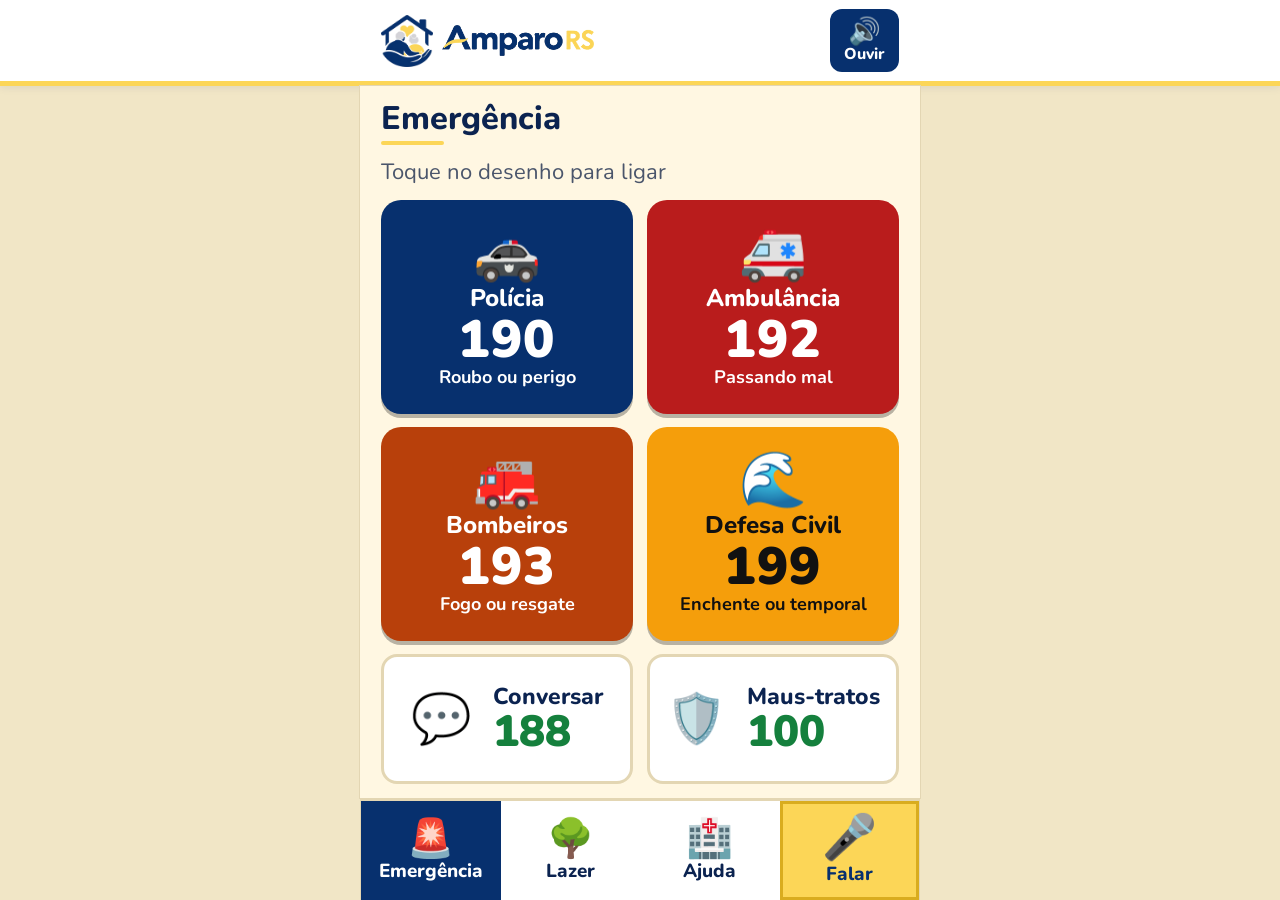
<file: index.html>
<!doctype html>
<html lang="pt-BR">
<head>
  <meta charset="utf-8">
  <meta name="viewport" content="width=device-width, initial-scale=1">
  <meta name="theme-color" content="#ffffff">
  <meta name="description" content="Amparo RS: telefones de emergência, lazer e lugares de ajuda para idosos.">
  <title>Amparo RS</title>
  <link rel="manifest" href="manifest.webmanifest">
  <link rel="icon" href="icons/icon-192.png" type="image/png">
  <link rel="apple-touch-icon" href="icons/icon-192.png">
  <link rel="preload" href="fonts/nunito.woff2" as="font" type="font/woff2" crossorigin>
  <link rel="stylesheet" href="style.css">
</head>
<body>
  <header class="topo">
    <h1 class="marca">
      <img class="marca-simbolo" src="img/simbolo.png" alt="" width="102" height="102">
      <img class="marca-nome" src="img/nome.png" alt="Amparo RS" width="569" height="120">
    </h1>
    <div class="topo-acoes">
      <button id="btn-ouvir" class="btn-topo" type="button" aria-label="Ouvir o que está nesta tela">
        <span class="btn-topo-icone" aria-hidden="true">🔊</span><span>Ouvir</span>
      </button>
    </div>
  </header>

  <main>
    <section id="tela-emergencia" class="tela" aria-labelledby="titulo-emergencia">
      <h2 id="titulo-emergencia">Emergência</h2>
      <p class="dica">Toque no desenho para ligar</p>
      <div id="lista-emergencia" class="grade-emergencia"></div>
      <div id="lista-uteis" class="lista-uteis" aria-label="Outros telefones"></div>
    </section>

    <section id="tela-lazer" class="tela" aria-labelledby="titulo-lazer" hidden>
      <h2 id="titulo-lazer">Lazer e atividades</h2>
      <p class="dica">Toque numa opção e o mapa abre com os lugares perto de você</p>
      <div class="categorias" data-grupo="lazer"></div>
    </section>

    <section id="tela-ajuda" class="tela" aria-labelledby="titulo-ajuda" hidden>
      <h2 id="titulo-ajuda">Lugares de ajuda</h2>
      <p class="dica">Toque no que você precisa e o mapa abre perto de você</p>
      <div class="categorias" data-grupo="ajuda"></div>
    </section>
  </main>

  <div id="aviso-mapa" class="aviso-mapa" role="status" hidden></div>
  <div id="puxar" class="puxar" aria-hidden="true" hidden></div>

  <nav class="menu" aria-label="Telas do aplicativo">
    <button type="button" data-tela="emergencia" aria-current="page">
      <span class="menu-icone" aria-hidden="true">🚨</span><span>Emergência</span>
    </button>
    <button type="button" data-tela="lazer">
      <span class="menu-icone" aria-hidden="true">🌳</span><span>Lazer</span>
    </button>
    <button type="button" data-tela="ajuda">
      <span class="menu-icone" aria-hidden="true">🏥</span><span>Ajuda</span>
    </button>
    <button type="button" id="btn-mic" class="menu-falar" aria-label="Falar ou escrever o que você precisa">
      <span class="menu-icone" aria-hidden="true">🎤</span><span>Falar</span>
    </button>
  </nav>

  <div id="assistente" class="assistente" hidden>
    <div class="assistente-caixa" role="dialog" aria-modal="true" aria-labelledby="titulo-assistente">
      <div class="assistente-topo">
        <h2 id="titulo-assistente">Do que você precisa?</h2>
        <button id="assist-fechar" class="btn-fechar" type="button" aria-label="Fechar">✕</button>
      </div>
      <div id="conversa" class="conversa" aria-live="polite"></div>
      <div id="assist-acao" class="assist-acao"></div>
      <button id="assist-falar" class="btn-falar" type="button">
        <span aria-hidden="true">🎤</span> <span class="btn-falar-texto">Toque e fale</span>
      </button>
      <form id="assist-form" class="assist-form">
        <label for="assist-texto" class="oculto">Escreva o que você precisa</label>
        <input id="assist-texto" type="text" placeholder="Ou escreva aqui..." autocomplete="off" enterkeyhint="send">
        <button type="submit">Enviar</button>
      </form>
    </div>
  </div>

  <script src="app.js"></script>
</body>
</html>
</file>
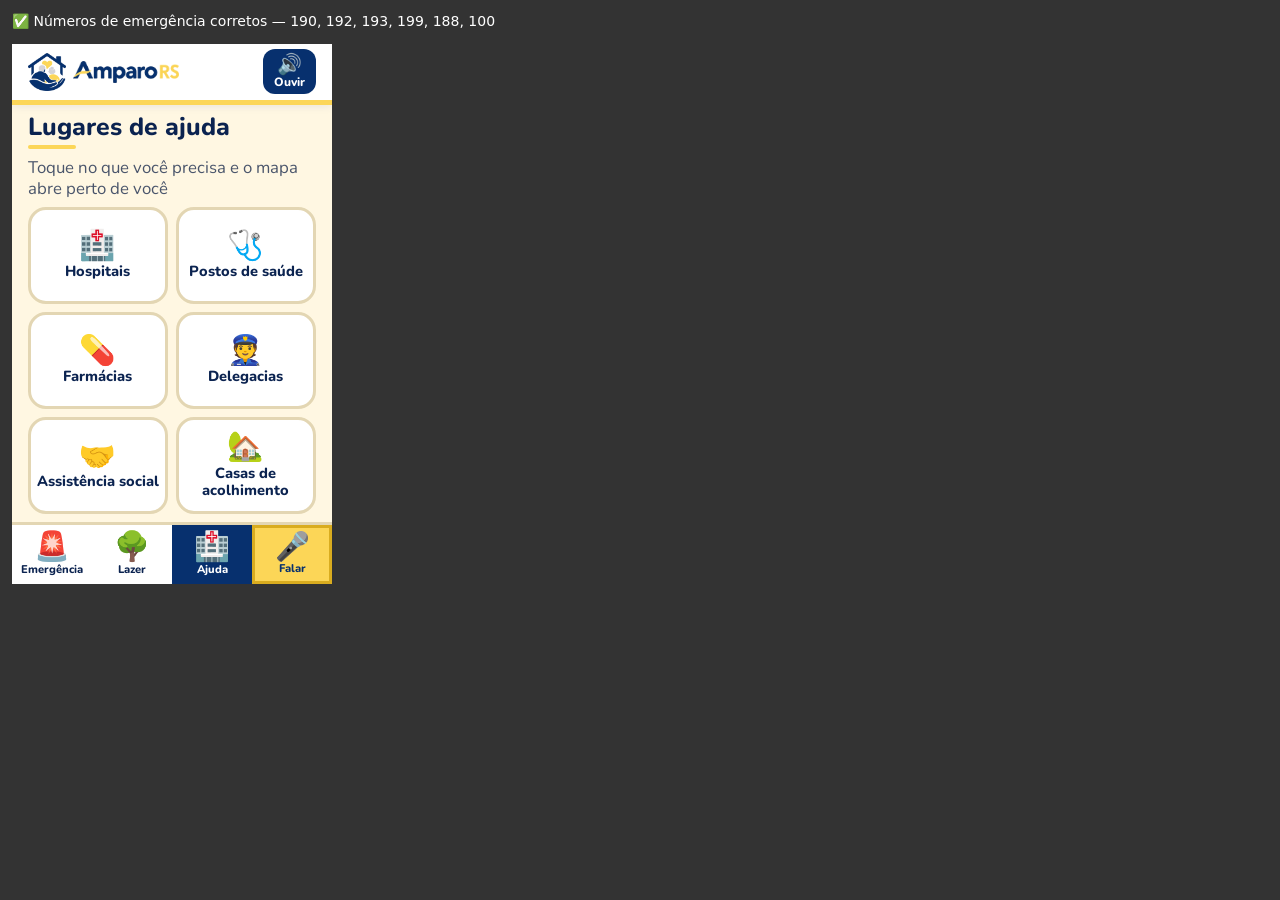
<file: testes/testes.html>
<!doctype html>
<html lang="pt-BR">
<head>
<meta charset="utf-8">
<title>Testes do Amparo RS</title>
<style>
  body { margin: 0; padding: 12px; background: #333; color: #fff; font: 14px/1.4 system-ui, sans-serif; }
  #placar { white-space: pre-wrap; margin-bottom: 12px; }
  #palco { display: flex; flex-wrap: wrap; gap: 10px; align-items: flex-start; }
  iframe { border: 0; background: #fff; }
</style>
</head>
<body>
<div id="placar">Rodando os testes…</div>
<div id="palco"></div>
<script>
/*
  Testes automáticos do Amparo RS.
  Abre o app dentro de "celulares de mentira" (molduras do tamanho de telas reais)
  e confere se tudo continua funcionando. Pode ser aberto direto no navegador ou
  pelo testes/rodar_testes.py. No fim, o título da página vira "RESULTADO {...}".
*/
const APP = '../index.html';
const esperar = (ms) => new Promise((r) => setTimeout(r, ms));
const resultados = [];

function registrar(nome, ok, detalhe = '') {
  resultados.push({ nome, ok, detalhe });
  document.getElementById('placar').textContent = resultados
    .map((r) => `${r.ok ? '✅' : '❌'} ${r.nome}${r.detalhe ? ' — ' + r.detalhe : ''}`).join('\n');
}

// Abre o app numa moldura do tamanho de um celular. A voz é trocada por uma
// versão silenciosa que só anota as frases (j.__falas) e nunca termina sozinha.
function abrirApp(largura, altura) {
  return new Promise((pronto, falhou) => {
    const f = document.createElement('iframe');
    f.style.width = `${largura}px`;
    f.style.height = `${altura}px`;
    f.src = APP;
    const relogio = setTimeout(() => falhou(new Error('o app não abriu')), 15000);
    f.onload = () => {
      f.onload = null;
      clearTimeout(relogio);
      const j = f.contentWindow;
      j.__falas = [];
      if (j.speechSynthesis) j.speechSynthesis.speak = (u) => j.__falas.push(u);
      pronto({ f, j, d: j.document });
    };
    document.getElementById('palco').append(f);
  });
}

function fechar(app) { app.f.remove(); }

// Saiu do app (abriu o mapa ou recarregou para outra página)?
function saiuDoApp(app) {
  try { return !app.f.contentWindow.location.pathname.endsWith('/index.html'); } catch (e) { return true; }
}

function toque(app, tipo, y) {
  const j = app.f.contentWindow;
  const alvo = j.document.querySelector('.cartao-emerg');
  const t = new j.Touch({ identifier: 1, target: alvo, clientX: 150, clientY: y });
  alvo.dispatchEvent(new j.TouchEvent(tipo, {
    touches: tipo === 'touchend' ? [] : [t], changedTouches: [t], bubbles: true, cancelable: true,
  }));
}

async function teste(nome, corpo) {
  try {
    const detalhe = await corpo();
    registrar(nome, true, detalhe || '');
  } catch (e) {
    registrar(nome, false, e.message);
  }
}

function confere(condicao, mensagem) { if (!condicao) throw new Error(mensagem); }

/* ---------------------------------------------------------------- */

const TAMANHOS = [
  [320, 540], [360, 640], [390, 700], [412, 780], [412, 915], [430, 932], // em pé
  [740, 330], [915, 412], // deitado
  [1280, 720], // computador
];

async function rodar() {
  await teste('Números de emergência corretos', async () => {
    const app = await abrirApp(390, 700);
    const links = [...app.d.querySelectorAll('.cartao-emerg, .cartao-util')].map((a) => a.getAttribute('href'));
    fechar(app);
    const esperado = ['tel:190', 'tel:192', 'tel:193', 'tel:199', 'tel:188', 'tel:100'];
    confere(JSON.stringify(links) === JSON.stringify(esperado), `vieram ${links.join(', ')}`);
    return links.map((l) => l.slice(4)).join(', ');
  });

  await teste('Tudo cabe na tela, sem rolar e sem cortar (todas as telas e tamanhos)', async () => {
    const problemas = [];
    for (const [w, h] of TAMANHOS) {
      for (const tela of ['emergencia', 'lazer', 'ajuda', 'falar']) {
        const app = await abrirApp(w, h);
        const { j, d } = app;
        if (tela === 'falar') { j.abrirAssistente(); j.pararDeOuvir(); j.processar('estou passando mal'); }
        else j.mostrarTela(tela);
        await esperar(150);
        const main = d.querySelector('main');
        if (d.scrollingElement.scrollHeight > j.innerHeight + 1 || main.scrollHeight > main.clientHeight + 1) {
          problemas.push(`${w}x${h} ${tela}: rola`);
        }
        // Botões do menu de baixo inteiros dentro da tela
        for (const b of d.querySelectorAll('.menu button')) {
          const r = b.getBoundingClientRect();
          if (r.bottom > j.innerHeight + 1 || r.top < 0) problemas.push(`${w}x${h} ${tela}: menu "${b.textContent.trim()}" cortado`);
          if (b.scrollHeight > b.clientHeight + 1) problemas.push(`${w}x${h} ${tela}: texto do menu cortado`);
        }
        // Cartões sem texto cortado
        for (const c of d.querySelectorAll('.tela:not([hidden]) .cartao-emerg, .tela:not([hidden]) .categoria, .tela:not([hidden]) .cartao-util')) {
          if (c.scrollHeight > c.clientHeight + 1 || c.scrollWidth > c.clientWidth + 1) problemas.push(`${w}x${h} ${tela}: "${c.textContent.trim().slice(0, 15)}" cortado`);
        }
        if (tela === 'falar') {
          const botao = d.querySelector('.btn-ligar-grande').getBoundingClientRect();
          if (botao.bottom > j.innerHeight + 1) problemas.push(`${w}x${h} falar: botão verde fora da tela`);
        }
        fechar(app);
      }
    }
    confere(!problemas.length, problemas.slice(0, 6).join(' | '));
    return `${TAMANHOS.length} tamanhos x 4 telas`;
  });

  await teste('Assistente entende os pedidos', async () => {
    const app = await abrirApp(390, 700);
    const casos = [
      ['estou passando mal', 'ligar:samu'], ['me ajuda, caí no chão', 'ligar:samu'],
      ['tem fogo aqui', 'ligar:bombeiros'], ['entrou um ladrão', 'ligar:policia'],
      ['quero falar com a polícia', 'ligar:policia'], ['a rua está alagando', 'ligar:defesa'],
      ['Preciso falar com alguém', 'ligar:cvv'], ['me sinto muito sozinha', 'ligar:cvv'],
      ['não tenho ninguém', 'ligar:cvv'], ['estão me maltratando', 'ligar:disque100'],
      ['ligar para o 192', 'ligar:samu'],
      ['tem farmácia aberta?', 'lugar:farmacia'], ['preciso de um hospital', 'lugar:hospital'],
      ['onde tem posto de saúde', 'lugar:posto'], ['quero ir numa praça', 'lugar:pracas'],
      ['grupo da terceira idade', 'lugar:convivencia'],
      ['quero ir na missa', 'nada'],
    ];
    const erros = casos.map(([frase, esperado]) => {
      const it = app.j.entender(frase);
      const veio = it ? `${it.tipo}:${it.cat || it.alvo || it.tela}` : 'nada';
      return veio === esperado ? null : `"${frase}" foi para ${veio} (esperado ${esperado})`;
    }).filter(Boolean);
    fechar(app);
    confere(!erros.length, erros.join(' | '));
    return `${casos.length} frases`;
  });

  await teste('Pedido de ligação mostra o botão verde e não liga sozinho', async () => {
    const app = await abrirApp(390, 700);
    app.j.abrirAssistente(); app.j.pararDeOuvir(); app.j.processar('Preciso falar com alguém');
    await esperar(800);
    const botao = app.d.querySelector('#assist-acao .btn-ligar-grande');
    const ficou = !saiuDoApp(app);
    fechar(app);
    confere(botao && botao.getAttribute('href') === 'tel:188', 'botão do CVV não apareceu');
    confere(ficou, 'saiu do app sozinho');
    return 'Ligar 188';
  });

  await teste('Opções abrem o Google Maps certo (urgentes pedem "aberto agora")', async () => {
    const app = await abrirApp(390, 700);
    const erros = [];
    for (const grupo of ['lazer', 'ajuda']) {
      for (const cat of app.j.eval(`CATEGORIAS.${grupo}`)) {
        const link = decodeURIComponent(app.j.linkGoogleMaps(cat));
        if (!link.startsWith('https://www.google.com/maps/search/?api=1&query=')) erros.push(`${cat.id}: link estranho`);
        if (!link.endsWith('perto de mim')) erros.push(`${cat.id}: sem "perto de mim"`);
        if (cat.agora && !/abert[ao]s? agora/.test(link)) erros.push(`${cat.id}: sem "aberto agora"`);
        if (/igreja|templo|missa/i.test(cat.nome + cat.google)) erros.push(`${cat.id}: opção religiosa`);
      }
    }
    fechar(app);
    confere(!erros.length, erros.join(' | '));
    return 'Lazer 4 opções, Ajuda 6 opções';
  });

  await teste('Voz mansa: mais devagar e em português', async () => {
    const app = await abrirApp(390, 700);
    app.d.querySelector('#btn-ouvir').click();
    const fala = app.j.__falas.at(-1);
    fechar(app);
    confere(fala, 'não falou nada');
    confere(Math.abs(fala.rate - 0.85) < 0.01 && Math.abs(fala.pitch - 0.95) < 0.01, `velocidade ${fala.rate}, tom ${fala.pitch}`);
    confere(fala.lang === 'pt-BR', `idioma ${fala.lang}`);
    confere(!/!/.test(fala.text), 'frase com exclamação');
    return `velocidade ${fala.rate.toFixed(2)}, tom ${fala.pitch.toFixed(2)}`;
  });

  await teste('Fala a frase inteira e só depois abre o mapa', async () => {
    const app = await abrirApp(390, 700);
    app.j.mostrarTela('ajuda');
    app.d.querySelector('[data-cat=farmacia]').click();
    await esperar(800);
    const fala = app.j.__falas.at(-1);
    confere(fala && fala.text === 'Abrindo o mapa de farmácias abertas agora.', `frase: ${fala && fala.text}`);
    confere(!saiuDoApp(app), 'abriu o mapa antes de terminar de falar');
    confere(!app.d.querySelector('#aviso-mapa').hidden, 'aviso "Abrindo o mapa" não apareceu');
    fala.onend();
    await esperar(2500);
    const abriu = saiuDoApp(app);
    fechar(app);
    confere(abriu, 'não abriu o mapa depois da frase');
  });

  await teste('Se a voz travar, o mapa abre sozinho em até 6 segundos', async () => {
    const app = await abrirApp(390, 700);
    app.j.mostrarTela('lazer');
    app.d.querySelector('[data-cat=pracas]').click();
    await esperar(3000);
    confere(!saiuDoApp(app), 'abriu cedo demais');
    await esperar(5000);
    const abriu = saiuDoApp(app);
    fechar(app);
    confere(abriu, 'não abriu');
  });

  await teste('Mudar de tela no meio da frase cancela o mapa', async () => {
    const app = await abrirApp(390, 700);
    app.j.mostrarTela('ajuda');
    app.d.querySelector('[data-cat=hospital]').click();
    await esperar(400);
    app.d.querySelector('.menu button[data-tela=emergencia]').click();
    await esperar(7000);
    const saiu = saiuDoApp(app);
    fechar(app);
    confere(!saiu, 'abriu o mapa mesmo assim');
  });

  await teste('Puxar a tela para baixo atualiza (e puxada curta não)', async () => {
    const app = await abrirApp(390, 700);
    app.j.__marca = 'mesma';
    toque(app, 'touchstart', 150); toque(app, 'touchmove', 195); toque(app, 'touchend', 195);
    await esperar(1500);
    confere(app.f.contentWindow.__marca === 'mesma', 'puxada curta recarregou');

    app.j.abrirAssistente(); app.j.pararDeOuvir();
    toque(app, 'touchstart', 150); toque(app, 'touchmove', 320); toque(app, 'touchend', 320);
    await esperar(1500);
    confere(app.f.contentWindow.__marca === 'mesma', 'recarregou com o assistente aberto');
    app.j.fecharAssistente();

    toque(app, 'touchstart', 150); toque(app, 'touchmove', 200);
    const textoPuxando = app.d.querySelector('#puxar').textContent;
    toque(app, 'touchmove', 270);
    const textoPronto = app.d.querySelector('#puxar').textContent;
    const recarregou = new Promise((ok) => { app.f.onload = () => ok(true); setTimeout(() => ok(false), 6000); });
    toque(app, 'touchend', 270);
    const r = await recarregou;
    await esperar(500);
    const jn = app.f.contentWindow;
    const nova = jn.__marca === undefined;
    // Depois de atualizar, a tela não pode voltar deslocada nem com o menu cortado
    const deslocada = jn.scrollY !== 0 || jn.document.scrollingElement.scrollTop !== 0;
    const cortados = [...jn.document.querySelectorAll('.menu button')]
      .filter((b) => b.getBoundingClientRect().bottom > jn.innerHeight + 1).map((b) => b.textContent.trim());
    fechar(app);
    confere(/Puxe/.test(textoPuxando) && /Solte/.test(textoPronto), `avisos: "${textoPuxando}" / "${textoPronto}"`);
    confere(r && nova, 'puxada longa não recarregou');
    confere(!deslocada, 'tela voltou deslocada depois de atualizar');
    confere(!cortados.length, `menu cortado depois de atualizar: ${cortados.join(', ')}`);
  });

  await teste('A tela não se desloca ao arrastar (menu sempre inteiro)', async () => {
    const app = await abrirApp(390, 700);
    const { j, d } = app;
    // Tenta deslocar a tela de todos os jeitos possíveis
    j.scrollTo(0, 400);
    d.scrollingElement.scrollTop = 400;
    d.body.scrollTop = 400;
    toque(app, 'touchstart', 600); toque(app, 'touchmove', 200); toque(app, 'touchend', 200);
    await esperar(300);
    const menu = d.querySelector('.menu').getBoundingClientRect();
    const topo = d.querySelector('.topo').getBoundingClientRect();
    fechar(app);
    confere(Math.abs(menu.bottom - 700) <= 1, `menu termina em ${Math.round(menu.bottom)}px (tela tem 700px)`);
    confere(Math.abs(topo.top) <= 1, `topo começa em ${Math.round(topo.top)}px`);
  });

  await teste('Funciona sem internet (app guardado no aparelho)', async () => {
    const app = await abrirApp(390, 700);
    const sw = app.j.navigator.serviceWorker;
    confere(sw, 'navegador sem suporte');
    await Promise.race([sw.ready, esperar(10000)]);
    await esperar(1500);
    const nomes = await app.j.caches.keys();
    const guardados = nomes.length ? (await (await app.j.caches.open(nomes[0])).keys()).map((r) => new URL(r.url).pathname) : [];
    fechar(app);
    const precisa = ['index.html', 'app.js', 'style.css'];
    const faltam = precisa.filter((p) => !guardados.some((g) => g.endsWith(p)));
    confere(nomes.length && !faltam.length, `faltam: ${faltam.join(', ') || 'tudo'}`);
    return `${guardados.length} arquivos guardados (${nomes[0]})`;
  });
}

rodar().then(() => {
  const falhas = resultados.filter((r) => !r.ok).length;
  // Vai codificado para nenhum acento ou aspas se perder no caminho
  document.title = 'RESULTADO ' + encodeURIComponent(JSON.stringify({ falhas, resultados }));
});
</script>
</body>
</html>
</file>
<file: style.css>
/* Amparo RS — visual de celular, letras grandes e alto contraste.
   Cores tiradas da logo: azul-marinho #07306E, amarelo #FCD657, cinza #D4D3D8 e fundo creme #FFF7E2.

   Tudo cabe na tela, sem rolar: o app ocupa exatamente a altura do celular e
   os cartões (e as letras dentro deles) crescem ou diminuem para caber.
   As unidades "cqh"/"cqw" são porcentagens da altura/largura da caixa onde o texto está. */

/* Fonte Nunito guardada no próprio projeto (licença livre OFL, ver fonts/OFL.txt) */
@font-face {
  font-family: "Nunito";
  font-style: normal;
  font-weight: 200 1000;
  font-display: swap;
  src: url("fonts/nunito.woff2") format("woff2");
}

:root {
  --azul-escuro: #04214d;
  --azul: #07306e;
  --amarelo: #fcd657;
  --amarelo-escuro: #d9ac1f;
  --amarelo-claro: #fff1c2;
  --cinza: #d4d3d8;
  --fundo: #fff7e2;
  --fundo-fora: #f1e6c6;
  --cartao: #ffffff;
  --texto: #0b2350;
  --texto-suave: #4a556b;
  --borda: #e3d6b3;
  --verde: #15803d;
  --verde-escuro: #116330;
  --vermelho: #b91c1c;
  --foco: #07306e;

  --policia: #07306e;
  --samu: #b91c1c;
  --bombeiros: #b8400b;
  --defesa: #f59e0b;

  --largura-app: 560px;
  --altura-menu: clamp(3.4rem, 11dvh, 5.2rem);
  --espaco: clamp(.4rem, 1.5dvh, .75rem);
}

/* Letra base: acompanha a largura no celular em pé e a altura no celular deitado */
html { font-size: clamp(16px, min(4.6vw, 3.2vh), 21px); }

* { box-sizing: border-box; }

/* A tela do app fica presa nas quatro bordas do celular: não rola, não estica
   e não se desloca (nem durante nem depois de puxar para atualizar) */
html { height: 100%; overflow: hidden; overscroll-behavior: none; }

body {
  position: fixed;
  inset: 0;
  margin: 0;
  display: flex;
  flex-direction: column;
  overflow: hidden;
  overscroll-behavior: none;
  font-family: "Nunito", system-ui, -apple-system, "Segoe UI", Roboto, Arial, sans-serif;
  line-height: 1.3;
  color: var(--texto);
  background: var(--fundo);
  -webkit-text-size-adjust: 100%;
}

button, input { font: inherit; }
button { cursor: pointer; }
:focus-visible { outline: 4px solid var(--foco); outline-offset: 3px; }

.oculto {
  position: absolute; width: 1px; height: 1px; overflow: hidden;
  clip: rect(0 0 0 0); white-space: nowrap;
}

/* ---------- Topo com a logo ---------- */
.topo {
  flex: none;
  display: flex; align-items: center; justify-content: space-between; gap: .5rem;
  padding: clamp(.3rem, 1dvh, .5rem) max(1rem, calc(50% - var(--largura-app) / 2 + 1rem));
  padding-top: calc(clamp(.3rem, 1dvh, .5rem) + env(safe-area-inset-top));
  background: #fff; color: var(--azul);
  border-bottom: 5px solid var(--amarelo);
  box-shadow: 0 2px 8px rgba(7, 48, 110, .08);
}
.topo h1 { flex: 1 1 auto; margin: 0; min-width: 0; line-height: 0; }
.marca { display: flex; align-items: center; gap: .45rem; }
.marca-simbolo { flex-shrink: 0; height: clamp(34px, min(12vw, 7dvh), 52px); width: auto; }
/* Se faltar espaço, o nome diminui sem cortar */
.marca-nome {
  flex: 0 1 auto; min-width: 0;
  height: clamp(20px, min(7vw, 4.2dvh), 32px); width: auto;
  object-fit: contain; object-position: left center;
}
.btn-topo {
  flex-shrink: 0;
  display: flex; flex-direction: column; align-items: center; justify-content: center;
  min-width: 3.3rem; min-height: clamp(2.8rem, 7dvh, 3.3rem); padding: .2rem .5rem;
  border: 0; border-radius: 12px;
  background: var(--azul); color: #fff;
  font-size: .75rem; font-weight: 800; line-height: 1.1;
}
.btn-topo-icone { font-size: 1.25rem; }

/* ---------- Área das telas: ocupa o espaço que sobra entre o topo e o menu ---------- */
main {
  flex: 1 1 auto;
  min-height: 0;
  width: 100%;
  max-width: var(--largura-app);
  margin: 0 auto;
  padding: var(--espaco) 1rem;
  display: flex;
  flex-direction: column;
  container-type: size;
}
.tela {
  flex: 1 1 auto;
  min-height: 0;
  display: flex;
  flex-direction: column;
  gap: var(--espaco);
}
.tela[hidden] { display: none; }

h2 { margin: 0; font-size: min(1.55rem, 7cqh); font-weight: 800; line-height: 1.15; }
.tela > h2::after {
  content: ""; display: block;
  width: 3rem; height: 4px; margin-top: .2rem;
  border-radius: 3px; background: var(--amarelo);
}
.dica { margin: 0; font-size: min(1.05rem, 4.2cqh); line-height: 1.25; color: var(--texto-suave); }

/* Tela muito baixa (celular deitado): esconde a frase de ajuda para sobrar espaço */
@container (max-height: 330px) {
  .dica, .tela > h2::after { display: none; }
}

/* ---------- Tela 1: cartões de emergência (2 x 2) ---------- */
.grade-emergencia {
  flex: 1 1 0;
  min-height: 0;
  display: grid;
  grid-template-columns: 1fr 1fr;
  grid-template-rows: 1fr 1fr;
  gap: var(--espaco);
}
.cartao-emerg {
  container-type: size;
  min-width: 0; min-height: 0; overflow: hidden;
  display: flex; flex-direction: column; align-items: center; justify-content: center;
  padding: .3rem;
  border-radius: 20px;
  text-align: center; text-decoration: none; color: #fff;
  box-shadow: 0 4px 0 rgba(0, 0, 0, .28);
}
.cartao-emerg:active { transform: translateY(3px); box-shadow: 0 1px 0 rgba(0, 0, 0, .28); }
.cartao-emerg .icone { font-size: min(27cqh, 32cqw, 4.5rem); line-height: 1; }
.cartao-emerg .nome { margin-top: 3cqh; font-size: min(12cqh, 11.5cqw, 1.6rem); font-weight: 800; line-height: 1.1; }
.cartao-emerg .numero { font-size: min(26cqh, 30cqw, 3.8rem); font-weight: 900; letter-spacing: .03em; line-height: 1.05; }
.cartao-emerg .quando { font-size: min(9cqh, 8.5cqw, 1.1rem); font-weight: 700; line-height: 1.15; }
/* Cartão baixo: tira a frase pequena e aumenta o resto */
@container (max-height: 140px) {
  .cartao-emerg .quando { display: none; }
  .cartao-emerg .icone { font-size: min(31cqh, 32cqw); }
  .cartao-emerg .nome { font-size: min(15cqh, 12cqw); }
  .cartao-emerg .numero { font-size: min(33cqh, 32cqw); }
}
.cor-azul { background: var(--policia); }
.cor-vermelho { background: var(--samu); }
.cor-laranja { background: var(--bombeiros); }
.cor-amarelo { background: var(--defesa); color: #111; }

/* Outros telefones (CVV e Disque 100), lado a lado */
.lista-uteis {
  flex: none;
  height: clamp(3.4rem, 19cqh, 6.5rem);
  display: grid;
  grid-template-columns: 1fr 1fr;
  gap: var(--espaco);
}
.cartao-util {
  container-type: size;
  min-width: 0; overflow: hidden;
  display: flex; align-items: center; justify-content: center; gap: 4cqw;
  padding: .2rem .4rem;
  border: 3px solid var(--borda); border-radius: 16px;
  background: var(--cartao); color: var(--texto); text-decoration: none;
}
.cartao-util .icone { flex-shrink: 0; font-size: min(42cqh, 22cqw, 2.6rem); line-height: 1; }
.cartao-util .textos { display: flex; flex-direction: column; min-width: 0; }
.cartao-util .rotulo { font-size: min(23cqh, 10cqw, 1.2rem); font-weight: 800; line-height: 1.1; white-space: nowrap; }
.cartao-util .numero { font-size: min(38cqh, 19cqw, 2.1rem); font-weight: 900; line-height: 1.05; color: var(--verde); }
/* Cartão largo e baixo (celular deitado): nome e número na mesma linha */
@container (min-aspect-ratio: 3/1) {
  .cartao-util .textos { flex-direction: row; align-items: baseline; gap: .5rem; }
  .cartao-util .icone { font-size: min(55cqh, 2.6rem); }
  .cartao-util .rotulo { font-size: min(40cqh, 1.2rem); }
  .cartao-util .numero { font-size: min(58cqh, 2.1rem); }
}

/* ---------- Telas 2 e 3: opções que abrem o Google Maps ---------- */
.categorias {
  flex: 1 1 0;
  min-height: 0;
  display: grid;
  grid-template-columns: 1fr 1fr;
  grid-auto-rows: 1fr;
  gap: var(--espaco);
}
/* Número ímpar de opções: a última ocupa a linha inteira */
.categorias > .categoria:last-child:nth-child(odd) { grid-column: 1 / -1; }
.categoria {
  container-type: size;
  min-width: 0; min-height: 0; overflow: hidden;
  display: flex; flex-direction: column; align-items: center; justify-content: center;
  padding: .3rem;
  border: 3px solid var(--borda); border-radius: 18px;
  background: var(--cartao); color: var(--texto);
  text-align: center;
}
.categoria-conteudo { display: flex; flex-direction: column; align-items: center; justify-content: center; }
.categoria .icone { font-size: min(36cqh, 30cqw, 3.6rem); line-height: 1; }
.categoria .rotulo { margin-top: 4cqh; font-size: min(18cqh, 12.5cqw, 1.35rem); font-weight: 800; line-height: 1.15; }
/* Opção larga e baixa: desenho ao lado do nome */
@container (min-aspect-ratio: 2/1) {
  .categoria-conteudo { flex-direction: row; gap: .5rem; }
  .categoria .icone { font-size: min(52cqh, 3.6rem); }
  .categoria .rotulo { margin-top: 0; font-size: min(26cqh, 8cqw, 1.35rem); text-align: left; }
}
.categoria[aria-pressed="true"] { border-color: var(--amarelo-escuro); background: var(--amarelo-claro); box-shadow: inset 0 0 0 2px var(--amarelo-escuro); }

/* ---------- Aviso "Abrindo o mapa…" enquanto a frase é falada ---------- */
.aviso-mapa {
  position: fixed; z-index: 8;
  left: 50%; bottom: calc(var(--altura-menu) + env(safe-area-inset-bottom) + 1rem);
  transform: translateX(-50%);
  width: min(calc(100% - 2rem), calc(var(--largura-app) - 2rem));
  padding: .9rem 1rem;
  border-radius: 18px;
  background: var(--azul); color: #fff;
  font-size: 1.15rem; font-weight: 800; text-align: center;
  box-shadow: 0 6px 18px rgba(0, 0, 0, .3);
}
.aviso-mapa[hidden] { display: none; }

/* ---------- Puxar para baixo para atualizar ---------- */
.puxar {
  --puxado: 0px;
  position: fixed; z-index: 9;
  top: calc(env(safe-area-inset-top) + .75rem);
  left: 50%;
  transform: translate(-50%, var(--puxado));
  padding: .55rem 1.1rem;
  border: 3px solid var(--borda); border-radius: 999px;
  background: #fff; color: var(--azul);
  font-size: 1rem; font-weight: 800; white-space: nowrap;
  box-shadow: 0 6px 16px rgba(0, 0, 0, .2);
}
.puxar.pronto { background: var(--amarelo); border-color: var(--amarelo-escuro); }
.puxar[hidden] { display: none; }

/* ---------- Menu de baixo (com o botão Falar) ---------- */
.menu {
  flex: none;
  width: 100%; max-width: var(--largura-app);
  margin: 0 auto;
  display: grid; grid-template-columns: repeat(4, 1fr);
  padding-bottom: env(safe-area-inset-bottom);
  background: #fff; border-top: 3px solid var(--borda);
}
.menu button {
  display: flex; flex-direction: column; align-items: center; justify-content: center; gap: .15rem;
  min-width: 0; min-height: var(--altura-menu); padding: .2rem .1rem;
  border: 0; background: #fff; color: var(--texto);
  font-size: clamp(11px, 3.5vw, .9rem); font-weight: 800; line-height: 1.1;
}
.menu-icone { font-size: min(1.8rem, 5.5dvh); line-height: 1; }
.menu button[aria-current="page"] { background: var(--azul); color: #fff; }
.menu .menu-falar { background: var(--amarelo); color: var(--azul); box-shadow: inset 0 0 0 3px var(--amarelo-escuro); }
.menu .menu-falar .menu-icone { font-size: min(2.1rem, 5.2dvh); }

/* ---------- Assistente (voz e chat) ---------- */
.assistente {
  position: fixed; inset: 0; z-index: 10;
  display: flex; align-items: flex-end; justify-content: center;
  background: rgba(0, 0, 0, .55);
}
.assistente[hidden] { display: none; }
.assistente-caixa {
  display: flex; flex-direction: column; gap: var(--espaco);
  width: 100%; max-width: var(--largura-app);
  height: min(94vh, 46rem); height: min(94dvh, 46rem);
  padding: 1rem 1rem calc(1rem + env(safe-area-inset-bottom));
  border-radius: 24px 24px 0 0;
  background: var(--fundo);
}
.assistente-topo { display: flex; align-items: center; justify-content: space-between; gap: .5rem; }
.assistente-topo h2 { font-size: 1.35rem; }
.btn-fechar {
  width: 3.3rem; height: 3.3rem; flex-shrink: 0;
  border: 3px solid var(--borda); border-radius: 50%;
  background: #fff; color: var(--texto); font-size: 1.4rem; font-weight: 800;
}
/* A conversa mostra sempre as últimas mensagens, sem precisar rolar */
.conversa {
  flex: 1; min-height: 0; overflow: hidden;
  display: flex; flex-direction: column; justify-content: flex-end; gap: .5rem;
  padding: .2rem;
}
.msg { flex-shrink: 0; max-width: 88%; padding: .6rem .9rem; border-radius: 16px; font-size: 1.05rem; overflow-wrap: anywhere; }
.msg-app { align-self: flex-start; background: #fff; border: 2px solid var(--borda); border-bottom-left-radius: 4px; }
.msg-voce { align-self: flex-end; background: var(--amarelo-claro); border: 2px solid var(--amarelo-escuro); border-bottom-right-radius: 4px; }
.msg-ouvindo { font-style: italic; color: var(--texto-suave); }

.assist-acao:empty { display: none; }
.assist-acao { display: flex; flex-direction: column; gap: .5rem; }
.btn-ligar-grande {
  display: flex; align-items: center; justify-content: center; gap: .5rem;
  min-height: clamp(3.2rem, 9dvh, 4.5rem); padding: .4rem 1rem;
  border-radius: 18px; background: var(--verde); color: #fff;
  font-size: 1.5rem; font-weight: 900; line-height: 1.15; text-decoration: none; text-align: center;
  box-shadow: 0 4px 0 var(--verde-escuro);
}
.sugestoes { display: flex; flex-wrap: wrap; gap: .5rem; }
.sugestao {
  min-height: 3rem; padding: .3rem .9rem;
  border: 3px solid var(--azul); border-radius: 999px;
  background: #fff; color: var(--azul); font-weight: 800;
}

.btn-falar {
  flex: none;
  display: flex; align-items: center; justify-content: center; gap: .5rem;
  min-height: clamp(3rem, 8.5dvh, 4.2rem); border: 0; border-radius: 18px;
  background: var(--amarelo); color: var(--azul); font-size: 1.3rem; font-weight: 800;
  box-shadow: 0 4px 0 var(--amarelo-escuro);
}
.btn-falar[hidden] { display: none; }
.btn-falar.ouvindo { background: var(--vermelho); color: #fff; animation: pulsar 1.2s ease-in-out infinite; }
@keyframes pulsar { 50% { box-shadow: 0 0 0 8px rgba(185, 28, 28, .25); } }

.assist-form { flex: none; display: flex; gap: .5rem; }
.assist-form input {
  flex: 1 1 10rem; min-width: 0; min-height: 3.2rem; padding: .4rem .8rem;
  border: 3px solid var(--borda); border-radius: 14px;
  background: #fff; color: var(--texto);
}
.assist-form input:focus { border-color: var(--azul); outline: none; }
.assist-form button {
  flex-shrink: 0; min-height: 3.2rem; padding: .3rem 1rem;
  border: 0; border-radius: 14px; background: var(--azul); color: #fff; font-weight: 800;
}

/* ---------- Telas largas: o app fica em formato de celular, centralizado ---------- */
@media (min-width: 600px) {
  body { background: var(--fundo-fora); }
  main { background: var(--fundo); box-shadow: 0 0 0 1px var(--borda); }
  .menu { border-left: 1px solid var(--borda); border-right: 1px solid var(--borda); }
}

/* ---------- Celular deitado: cartões em uma linha só ---------- */
@media (orientation: landscape) and (max-height: 560px) {
  :root { --largura-app: 900px; }
  .grade-emergencia { grid-template-columns: repeat(4, 1fr); grid-template-rows: 1fr; }
  .categorias { grid-template-columns: repeat(3, 1fr); }
  .categorias > .categoria:last-child:nth-child(odd) { grid-column: auto; }
  .assistente-caixa { padding-top: .6rem; }
  .assistente-topo h2 { font-size: 1.1rem; }
  .btn-fechar { width: 2.6rem; height: 2.6rem; }
  .assist-form input, .assist-form button { min-height: 2.6rem; }
}

@media (prefers-reduced-motion: reduce) {
  *, *::before, *::after { animation: none !important; transition: none !important; }
}
</file>
